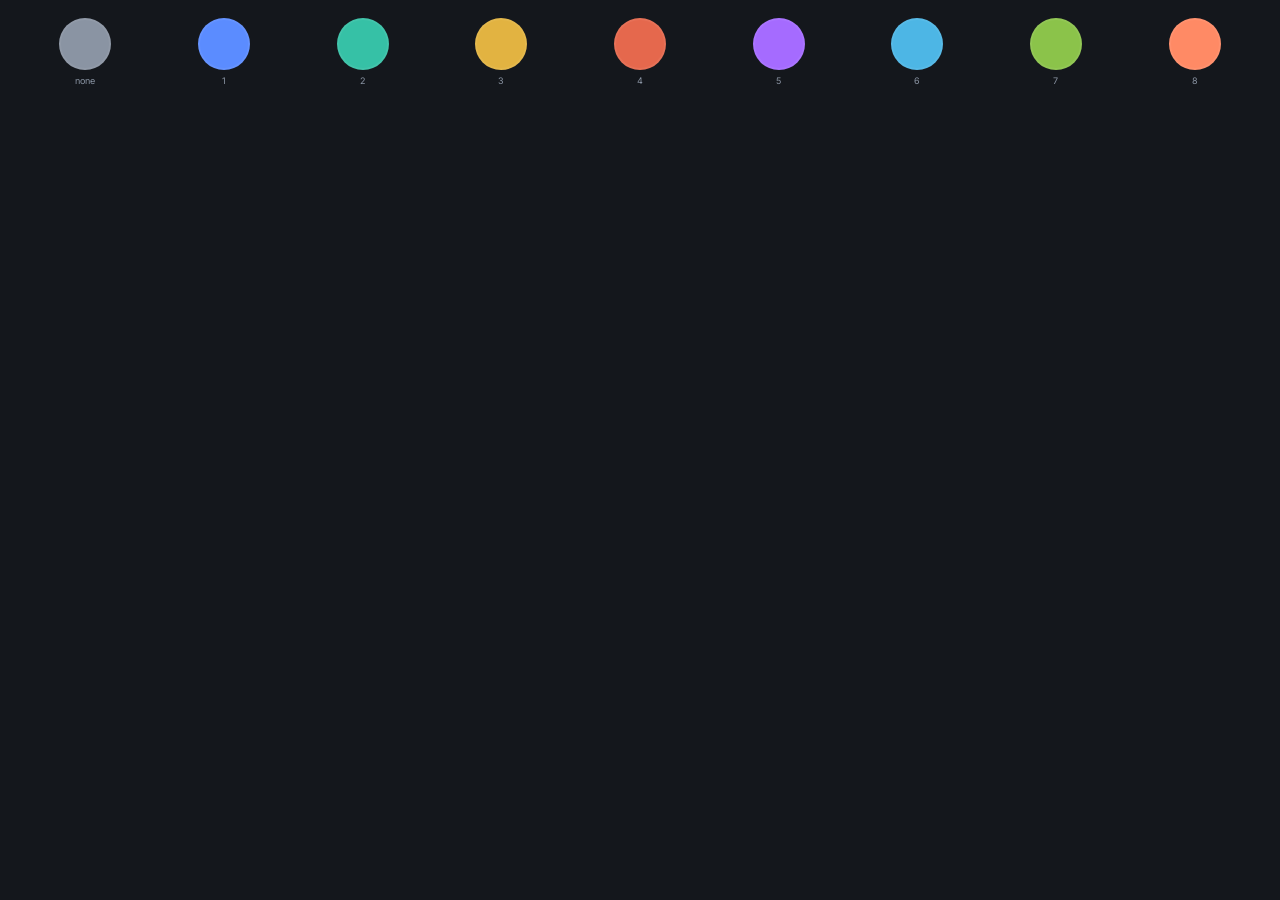
<file: design-system/preview/colors-buckets.html>
<!DOCTYPE html>
<html lang="en">
<head>
<meta charset="utf-8">
<link rel="stylesheet" href="../colors_and_type.css">
<style>
  html,body{margin:0;background:var(--bg);font-family:var(--font-sans);}
  .wrap{padding:18px 20px;}
  .row{display:grid;grid-template-columns:repeat(9,1fr);gap:8px;}
  .b{display:flex;flex-direction:column;align-items:center;gap:6px;}
  .dot{width:100%;aspect-ratio:1;border-radius:50%;max-width:48px;border:2px solid rgba(255,255,255,.06);}
  .n{font:var(--t-readout);color:var(--fg-dim);}
</style>
</head>
<body>
<div class="wrap">
  <div class="row">
    <div class="b"><div class="dot" style="background:var(--bucket-0)"></div><div class="n">none</div></div>
    <div class="b"><div class="dot" style="background:var(--bucket-1)"></div><div class="n">1</div></div>
    <div class="b"><div class="dot" style="background:var(--bucket-2)"></div><div class="n">2</div></div>
    <div class="b"><div class="dot" style="background:var(--bucket-3)"></div><div class="n">3</div></div>
    <div class="b"><div class="dot" style="background:var(--bucket-4)"></div><div class="n">4</div></div>
    <div class="b"><div class="dot" style="background:var(--bucket-5)"></div><div class="n">5</div></div>
    <div class="b"><div class="dot" style="background:var(--bucket-6)"></div><div class="n">6</div></div>
    <div class="b"><div class="dot" style="background:var(--bucket-7)"></div><div class="n">7</div></div>
    <div class="b"><div class="dot" style="background:var(--bucket-8)"></div><div class="n">8</div></div>
  </div>
</div>
</body>
</html>
</file>
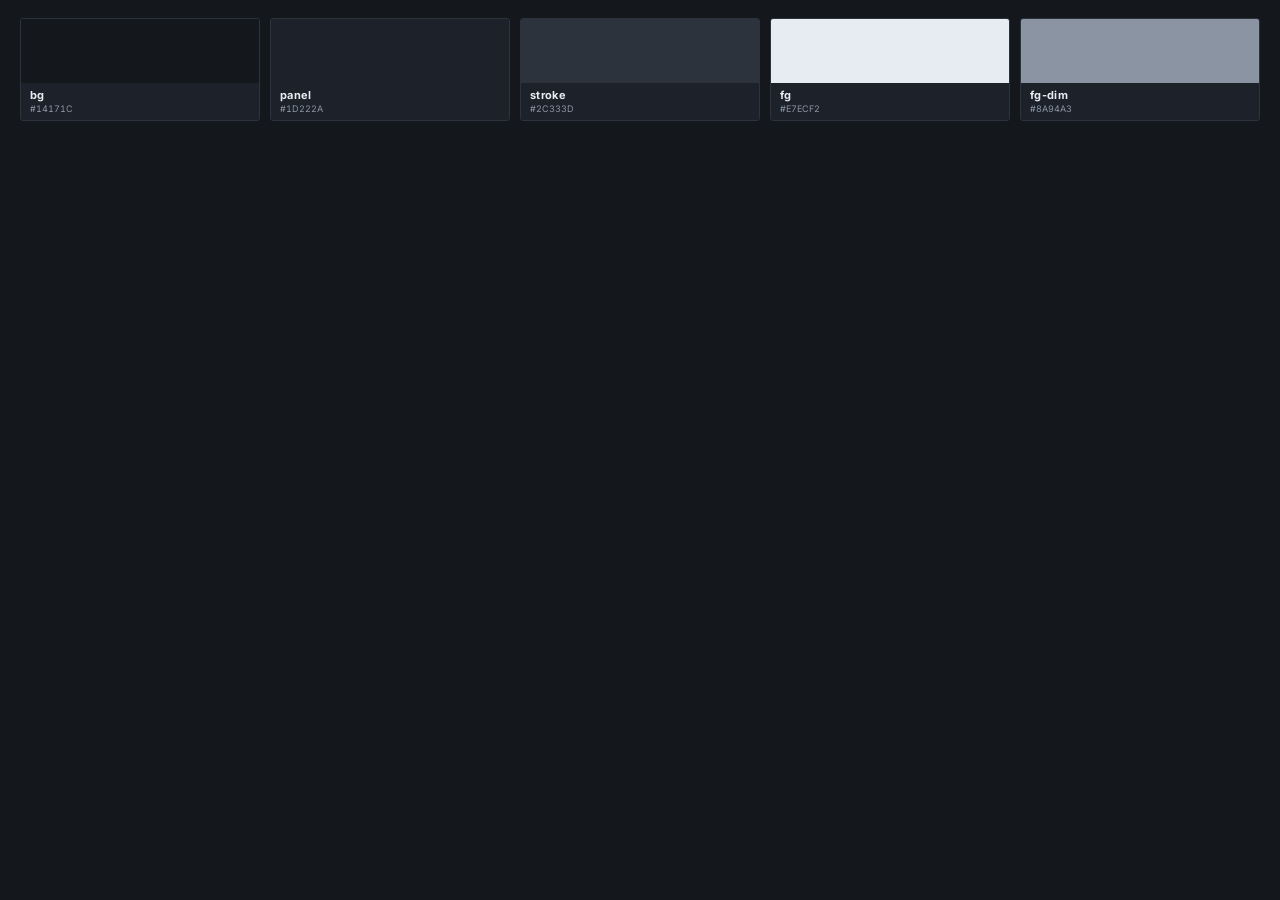
<file: design-system/preview/colors-core.html>
<!DOCTYPE html>
<html lang="en">
<head>
<meta charset="utf-8">
<link rel="stylesheet" href="../colors_and_type.css">
<style>
  html,body{margin:0;background:var(--bg);font-family:var(--font-sans);}
  .wrap{padding:18px 20px;}
  .row{display:grid;grid-template-columns:repeat(5,1fr);gap:10px;}
  .sw{border-radius:var(--r-cap);overflow:hidden;border:var(--hairline);}
  .chip{height:64px;}
  .meta{padding:7px 9px;background:var(--panel);}
  .name{font:var(--t-label);color:var(--fg);letter-spacing:.03em;text-transform:none;}
  .hex{font:var(--t-readout);color:var(--fg-dim);margin-top:3px;font-variant-numeric:tabular-nums;}
</style>
</head>
<body>
<div class="wrap">
  <div class="row">
    <div class="sw"><div class="chip" style="background:var(--bg)"></div><div class="meta"><div class="name">bg</div><div class="hex">#14171C</div></div></div>
    <div class="sw"><div class="chip" style="background:var(--panel)"></div><div class="meta"><div class="name">panel</div><div class="hex">#1D222A</div></div></div>
    <div class="sw"><div class="chip" style="background:var(--stroke)"></div><div class="meta"><div class="name">stroke</div><div class="hex">#2C333D</div></div></div>
    <div class="sw"><div class="chip" style="background:var(--fg)"></div><div class="meta"><div class="name">fg</div><div class="hex">#E7ECF2</div></div></div>
    <div class="sw"><div class="chip" style="background:var(--fg-dim)"></div><div class="meta"><div class="name">fg-dim</div><div class="hex">#8A94A3</div></div></div>
  </div>
</div>
</body>
</html>
</file>
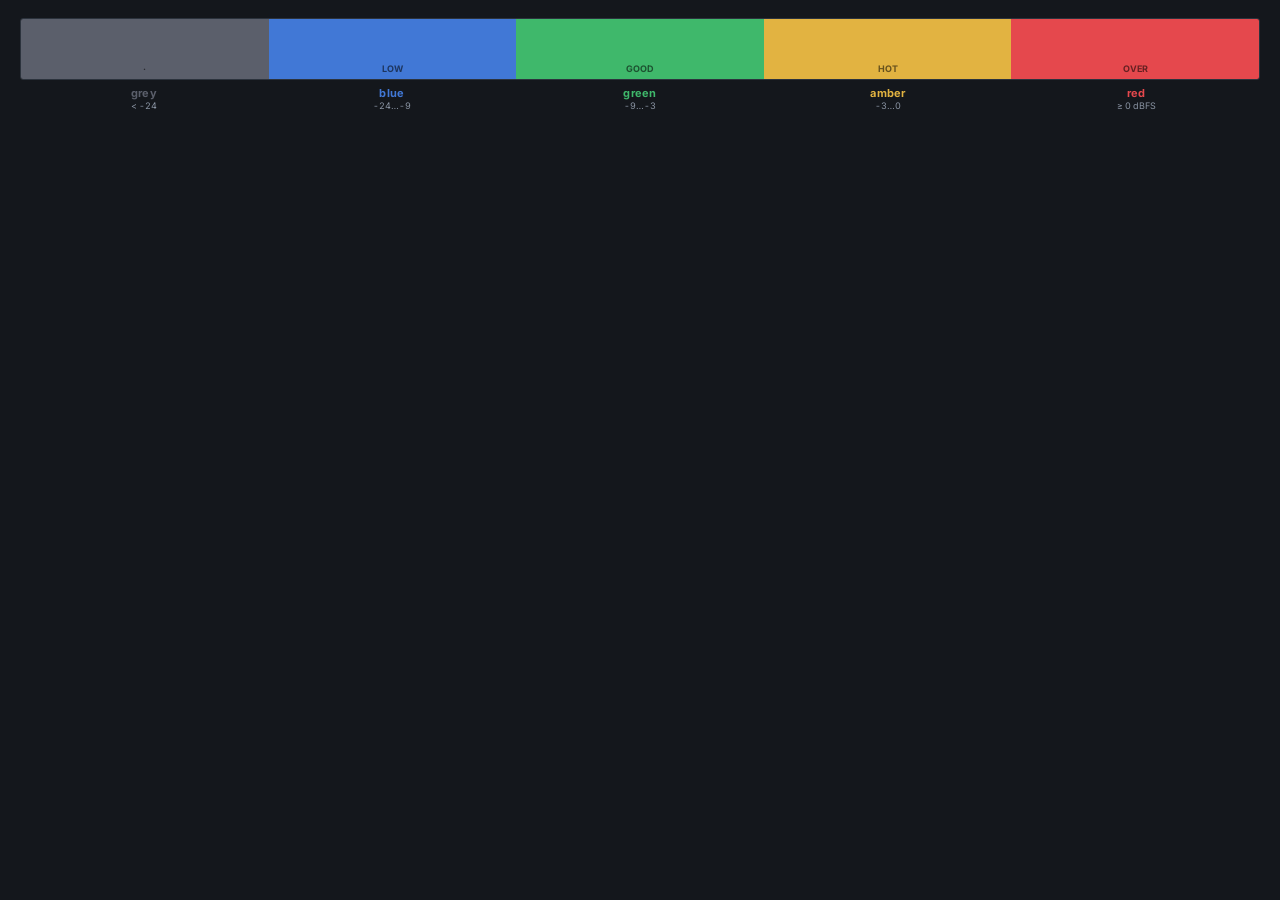
<file: design-system/preview/colors-health-wash.html>
<!DOCTYPE html>
<html lang="en">
<head>
<meta charset="utf-8">
<link rel="stylesheet" href="../colors_and_type.css">
<style>
  html,body{margin:0;background:var(--bg);font-family:var(--font-sans);}
  .wrap{padding:18px 20px;}
  .scale{display:flex;border-radius:var(--r-cap);overflow:hidden;border:var(--hairline);}
  .seg{flex:1;height:54px;display:flex;align-items:flex-end;justify-content:center;padding-bottom:6px;}
  .seg span{font:var(--t-readout);color:rgba(0,0,0,.55);font-weight:700;font-variant-numeric:tabular-nums;}
  .labels{display:flex;margin-top:8px;}
  .lab{flex:1;text-align:center;}
  .lab .t{font:var(--t-label);letter-spacing:.03em;text-transform:none;}
  .lab .r{font:var(--t-readout);color:var(--fg-dim);margin-top:2px;font-variant-numeric:tabular-nums;}
</style>
</head>
<body>
<div class="wrap">
  <div class="scale">
    <div class="seg" style="background:var(--health-grey)"><span>·</span></div>
    <div class="seg" style="background:var(--health-blue)"><span>LOW</span></div>
    <div class="seg" style="background:var(--health-green)"><span>GOOD</span></div>
    <div class="seg" style="background:var(--health-amber)"><span>HOT</span></div>
    <div class="seg" style="background:var(--health-red)"><span>OVER</span></div>
  </div>
  <div class="labels">
    <div class="lab"><div class="t" style="color:var(--health-grey)">grey</div><div class="r">&lt; -24</div></div>
    <div class="lab"><div class="t" style="color:var(--health-blue)">blue</div><div class="r">-24…-9</div></div>
    <div class="lab"><div class="t" style="color:var(--health-green)">green</div><div class="r">-9…-3</div></div>
    <div class="lab"><div class="t" style="color:var(--health-amber)">amber</div><div class="r">-3…0</div></div>
    <div class="lab"><div class="t" style="color:var(--health-red)">red</div><div class="r">≥ 0 dBFS</div></div>
  </div>
</div>
</body>
</html>
</file>
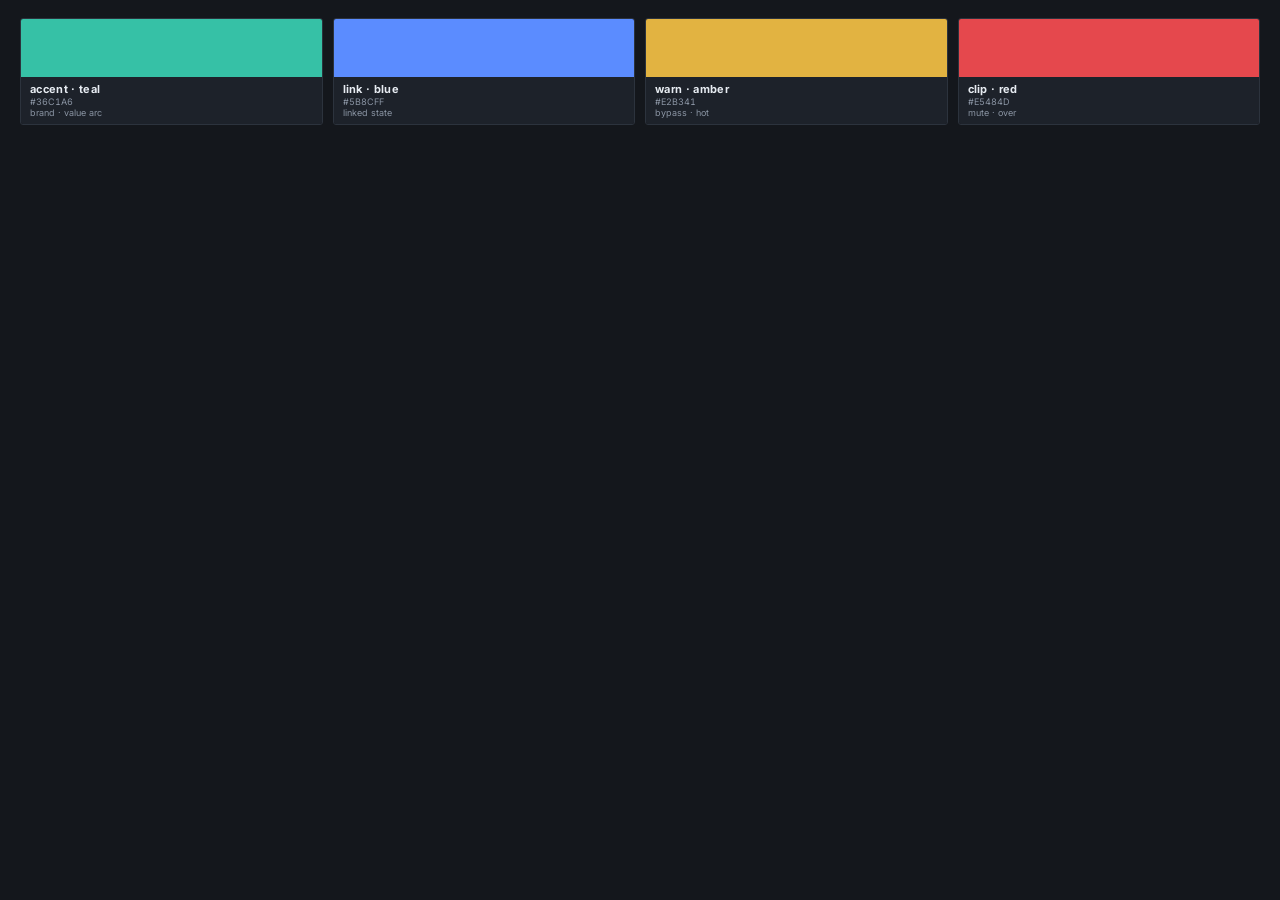
<file: design-system/preview/colors-state.html>
<!DOCTYPE html>
<html lang="en">
<head>
<meta charset="utf-8">
<link rel="stylesheet" href="../colors_and_type.css">
<style>
  html,body{margin:0;background:var(--bg);font-family:var(--font-sans);}
  .wrap{padding:18px 20px;}
  .row{display:grid;grid-template-columns:repeat(4,1fr);gap:10px;}
  .sw{border-radius:var(--r-cap);overflow:hidden;border:var(--hairline);}
  .chip{height:58px;}
  .meta{padding:7px 9px;background:var(--panel);}
  .name{font:var(--t-label);color:var(--fg);letter-spacing:.03em;text-transform:none;}
  .hex{font:var(--t-readout);color:var(--fg-dim);margin-top:2px;font-variant-numeric:tabular-nums;}
  .use{font:var(--t-readout);color:var(--fg-dim);margin-top:2px;}
</style>
</head>
<body>
<div class="wrap">
  <div class="row">
    <div class="sw"><div class="chip" style="background:var(--accent)"></div><div class="meta"><div class="name">accent · teal</div><div class="hex">#36C1A6</div><div class="use">brand · value arc</div></div></div>
    <div class="sw"><div class="chip" style="background:var(--link)"></div><div class="meta"><div class="name">link · blue</div><div class="hex">#5B8CFF</div><div class="use">linked state</div></div></div>
    <div class="sw"><div class="chip" style="background:var(--warn)"></div><div class="meta"><div class="name">warn · amber</div><div class="hex">#E2B341</div><div class="use">bypass · hot</div></div></div>
    <div class="sw"><div class="chip" style="background:var(--clip)"></div><div class="meta"><div class="name">clip · red</div><div class="hex">#E5484D</div><div class="use">mute · over</div></div></div>
  </div>
</div>
</body>
</html>
</file>
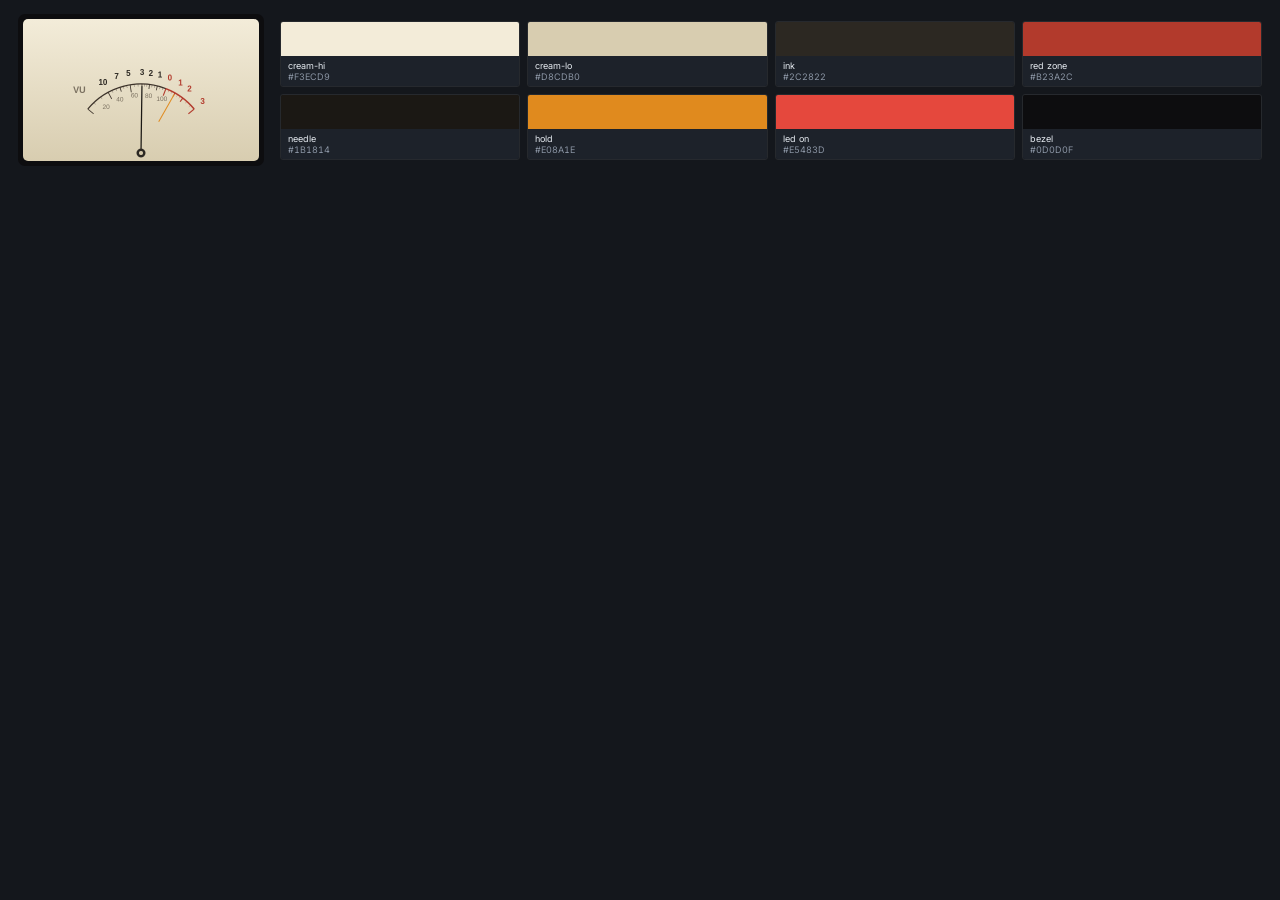
<file: design-system/preview/colors-vu-face.html>
<!DOCTYPE html>
<html lang="en">
<head>
<meta charset="utf-8">
<link rel="stylesheet" href="../colors_and_type.css">
<style>
  html,body{margin:0;background:var(--bg);font-family:var(--font-sans);}
  .wrap{padding:14px 18px;display:flex;align-items:center;gap:16px;}
  .dial{width:246px;height:152px;border-radius:var(--r-vu);background:var(--vu-bezel);padding:5px;box-sizing:border-box;flex-shrink:0;}
  .face{width:100%;height:100%;border-radius:5px;background:linear-gradient(var(--vu-cream-hi),var(--vu-cream-lo));}
  .row{display:grid;grid-template-columns:repeat(4,1fr);gap:7px;flex:1;}
  .sw{border-radius:var(--r-cap);overflow:hidden;border:1px solid rgba(255,255,255,.08);}
  .chip{height:34px;}
  .meta{padding:5px 7px;background:var(--panel);}
  .name{font:var(--t-readout);color:var(--fg);}
  .hex{font:var(--t-readout);color:var(--fg-dim);margin-top:2px;font-variant-numeric:tabular-nums;}
</style>
</head>
<body>
<div class="wrap">
  <div class="dial"><div class="face">
    <!-- canvas is 2× the face display size for crisp rendering -->
    <canvas id="c" width="472" height="284" style="width:100%;height:100%"></canvas>
  </div></div>
  <div class="row">
    <div class="sw"><div class="chip" style="background:var(--vu-cream-hi)"></div><div class="meta"><div class="name">cream-hi</div><div class="hex">#F3ECD9</div></div></div>
    <div class="sw"><div class="chip" style="background:var(--vu-cream-lo)"></div><div class="meta"><div class="name">cream-lo</div><div class="hex">#D8CDB0</div></div></div>
    <div class="sw"><div class="chip" style="background:var(--vu-ink)"></div><div class="meta"><div class="name">ink</div><div class="hex">#2C2822</div></div></div>
    <div class="sw"><div class="chip" style="background:var(--vu-red)"></div><div class="meta"><div class="name">red zone</div><div class="hex">#B23A2C</div></div></div>
    <div class="sw"><div class="chip" style="background:var(--vu-needle-k)"></div><div class="meta"><div class="name">needle</div><div class="hex">#1B1814</div></div></div>
    <div class="sw"><div class="chip" style="background:var(--vu-hold)"></div><div class="meta"><div class="name">hold</div><div class="hex">#E08A1E</div></div></div>
    <div class="sw"><div class="chip" style="background:var(--vu-led-on)"></div><div class="meta"><div class="name">led on</div><div class="hex">#E5483D</div></div></div>
    <div class="sw"><div class="chip" style="background:var(--vu-bezel)"></div><div class="meta"><div class="name">bezel</div><div class="hex">#0D0D0F</div></div></div>
  </div>
</div>
<script>
const c = document.getElementById('c');
const x = c.getContext('2d');
const W = c.width, H = c.height;
const cx = W / 2;
const cy = Math.round(H * 0.945);   // pivot near bottom
const R  = 138;                      // arc radius

// Sweep: A0 = left end, A1 = right end (offset from 12-o'clock / -π/2)
const A0 = -0.88, A1 = 0.88;
const ang = t => A0 + t * (A1 - A0);

// ── VU scale ── non-linear arc positions (t: 0→1, matching real IEC VU scale)
const vuScale = [
  { v:-20, t:0.000 }, { v:-10, t:0.218 }, { v: -7, t:0.324 },
  { v: -5, t:0.410 }, { v: -3, t:0.508 }, { v: -2, t:0.570 },
  { v: -1, t:0.636 }, { v:  0, t:0.710 },
  { v: +1, t:0.793 }, { v: +2, t:0.870 }, { v: +3, t:1.000 },
];
// ── % scale ── amplitude-linear (100 % = 0 VU)
// positions: 20 %→-14 VU, 40 %→-8 VU, 60 %→-4.4 VU, 80 %→-1.9 VU, 100 %→0 VU
const pctScale = [
  { p:  20, t:0.130 }, { p:  40, t:0.286 },
  { p:  60, t:0.435 }, { p:  80, t:0.575 }, { p: 100, t:0.710 },
];
const T0 = 0.710; // t at 0 VU — start of red zone

// ── Arcs ──────────────────────────────────────────────────────────────────
x.lineWidth = 2.5; x.strokeStyle = '#3a3028';
x.beginPath(); x.arc(cx,cy,R, -Math.PI/2+A0, -Math.PI/2+ang(T0)); x.stroke();
x.lineWidth = 3;  x.strokeStyle = '#b23a2c';
x.beginPath(); x.arc(cx,cy,R, -Math.PI/2+ang(T0), -Math.PI/2+A1); x.stroke();

// ── Major ticks ───────────────────────────────────────────────────────────
const majorSet = new Set([-20, -10, -5, 0, 3]);
vuScale.forEach(m => {
  const a   = -Math.PI/2 + ang(m.t);
  const red = m.v >= 0;
  const len = majorSet.has(m.v) ? 15 : 9;
  x.strokeStyle = red ? '#b23a2c' : '#3a3028';
  x.lineWidth   = red ? 2.2 : 1.6;
  x.beginPath();
  x.moveTo(cx + Math.cos(a)*R,       cy + Math.sin(a)*R);
  x.lineTo(cx + Math.cos(a)*(R-len), cy + Math.sin(a)*(R-len));
  x.stroke();
});

// ── Minor ticks (3 subdivisions between each major mark) ─────────────────
for (let i = 0; i < vuScale.length - 1; i++) {
  const t1 = vuScale[i].t, t2 = vuScale[i+1].t;
  const n  = 3;
  for (let j = 1; j < n; j++) {
    const t   = t1 + j*(t2-t1)/n;
    const a   = -Math.PI/2 + ang(t);
    const red = t >= T0;
    x.strokeStyle = red ? 'rgba(178,58,44,0.6)' : 'rgba(58,48,40,0.6)';
    x.lineWidth   = 1;
    x.beginPath();
    x.moveTo(cx + Math.cos(a)*R,     cy + Math.sin(a)*R);
    x.lineTo(cx + Math.cos(a)*(R-5), cy + Math.sin(a)*(R-5));
    x.stroke();
  }
}

// ── VU numbers — OUTSIDE arc, no minus sign (classic analog convention) ──
// Skip -20: it's at the extreme left where "VU" label lives; a tick alone is standard.
x.textAlign    = 'center';
x.textBaseline = 'middle';
x.font = '700 16px Inter, sans-serif';
vuScale.forEach(m => {
  if (m.v === -20) return;      // tick only at far-left end
  const a   = -Math.PI/2 + ang(m.t);
  const rr  = R + 22;
  const red = m.v >= 0;
  x.fillStyle = red ? '#b23a2c' : '#2c2822';
  x.fillText(String(Math.abs(m.v)), cx + Math.cos(a)*rr, cy + Math.sin(a)*rr);
});

// ── % numbers — INSIDE arc, between arc and pivot ─────────────────────────
x.font      = '400 13px Inter, sans-serif';
x.fillStyle = '#7a7060';
pctScale.forEach(m => {
  const a  = -Math.PI/2 + ang(m.t);
  const rr = R - 23;
  x.fillText(String(m.p), cx + Math.cos(a)*rr, cy + Math.sin(a)*rr);
});

// ── "VU" label — sits just above the -20 tick at the far-left end ────────
// Positioned above the arc so it doesn't collide with any number.
const vuEndA = -Math.PI/2 + ang(0); // angle of the -20 end
x.textAlign    = 'center';
x.textBaseline = 'bottom';
x.font      = '700 18px Inter, sans-serif';
x.fillStyle = '#7a7060';
x.fillText('VU',
  cx + Math.cos(vuEndA) * (R + 22),
  cy + Math.sin(vuEndA) * (R + 22) - 14
);

// ── Needle (showing −3 VU) ────────────────────────────────────────────────
const needleIdx = vuScale.findIndex(m => m.v === -3);
const na = -Math.PI/2 + ang(vuScale[needleIdx].t);
x.strokeStyle = '#1b1814'; x.lineWidth = 2.5;
x.beginPath();
x.moveTo(cx, cy);
x.lineTo(cx + Math.cos(na)*R*0.97, cy + Math.sin(na)*R*0.97);
x.stroke();

// ── Peak-hold needle (orange, +1 VU) ─────────────────────────────────────
const holdIdx = vuScale.findIndex(m => m.v === 1);
const ha = -Math.PI/2 + ang(vuScale[holdIdx].t);
x.strokeStyle = '#e08a1e'; x.lineWidth = 2;
x.beginPath();
x.moveTo(cx + Math.cos(ha)*R*0.52, cy + Math.sin(ha)*R*0.52);
x.lineTo(cx + Math.cos(ha)*(R-3),  cy + Math.sin(ha)*(R-3));
x.stroke();

// ── Pivot hub ─────────────────────────────────────────────────────────────
x.fillStyle = '#2c2822'; x.beginPath(); x.arc(cx,cy,9,0,Math.PI*2); x.fill();
x.fillStyle = '#d4c8aa'; x.beginPath(); x.arc(cx,cy,4,0,Math.PI*2); x.fill();
</script>
</body>
</html>
</file>
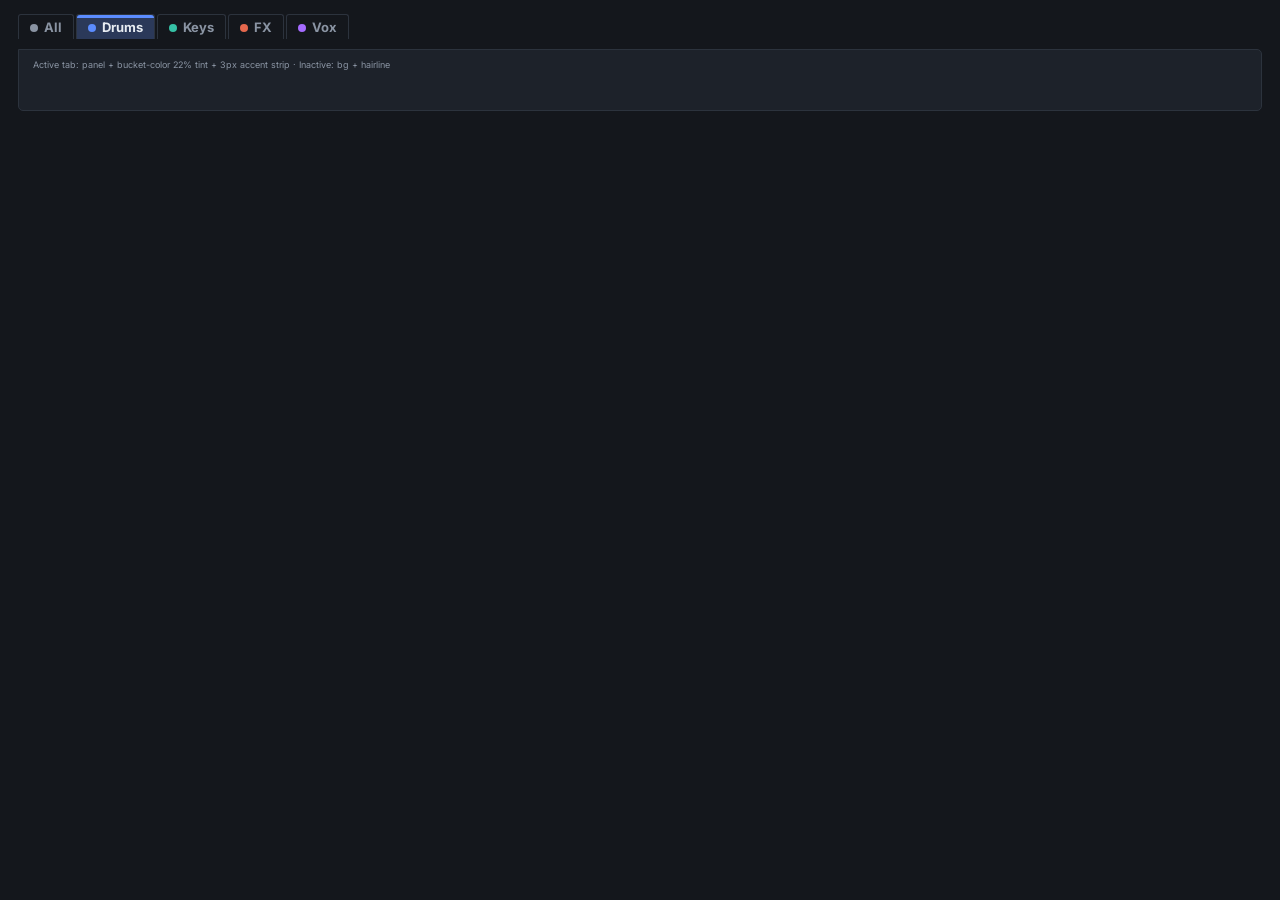
<file: design-system/preview/comp-bucket-tabs.html>
<!DOCTYPE html>
<html lang="en">
<head>
<meta charset="utf-8">
<link rel="stylesheet" href="../colors_and_type.css">
<style>
  html,body{margin:0;background:var(--bg);font-family:var(--font-sans);}
  .wrap{padding:14px 18px;display:flex;flex-direction:column;gap:10px;}
  .tabs{display:flex;gap:2px;}
  .tab{
    display:flex;align-items:center;gap:6px;padding:6px 11px 5px;
    border-radius:3px 3px 0 0;border:var(--hairline);border-bottom:none;
    cursor:default;font:700 13px/1 var(--font-sans);color:var(--fg-dim);
    background:var(--bg);position:relative;
  }
  .tab.active{background:var(--panel);color:var(--fg);}
  .tab.active::before{
    content:'';position:absolute;top:0;left:0;right:0;height:3px;border-radius:3px 3px 0 0;
    background:var(--bucket-color,var(--accent));
  }
  .tab.active{background:color-mix(in srgb, var(--bucket-color,var(--accent)) 22%, var(--panel));}
  .dot{width:8px;height:8px;border-radius:50%;background:var(--bucket-color,var(--bucket-0));flex-shrink:0;}
  .body{background:var(--panel);border-radius:0 5px 5px 5px;border:var(--hairline);padding:10px 14px;min-height:40px;}
  .note{font:var(--t-readout);color:var(--fg-dim);}
</style>
</head>
<body>
<div class="wrap">
  <div class="tabs">
    <div class="tab" style="--bucket-color:var(--bucket-0)"><div class="dot"></div>All</div>
    <div class="tab active" style="--bucket-color:var(--bucket-1)"><div class="dot"></div>Drums</div>
    <div class="tab" style="--bucket-color:var(--bucket-2)"><div class="dot"></div>Keys</div>
    <div class="tab" style="--bucket-color:var(--bucket-4)"><div class="dot"></div>FX</div>
    <div class="tab" style="--bucket-color:var(--bucket-5)"><div class="dot"></div>Vox</div>
  </div>
  <div class="body">
    <div class="note">Active tab: panel + bucket-color 22% tint + 3px accent strip · Inactive: bg + hairline</div>
  </div>
</div>
</body>
</html>
</file>
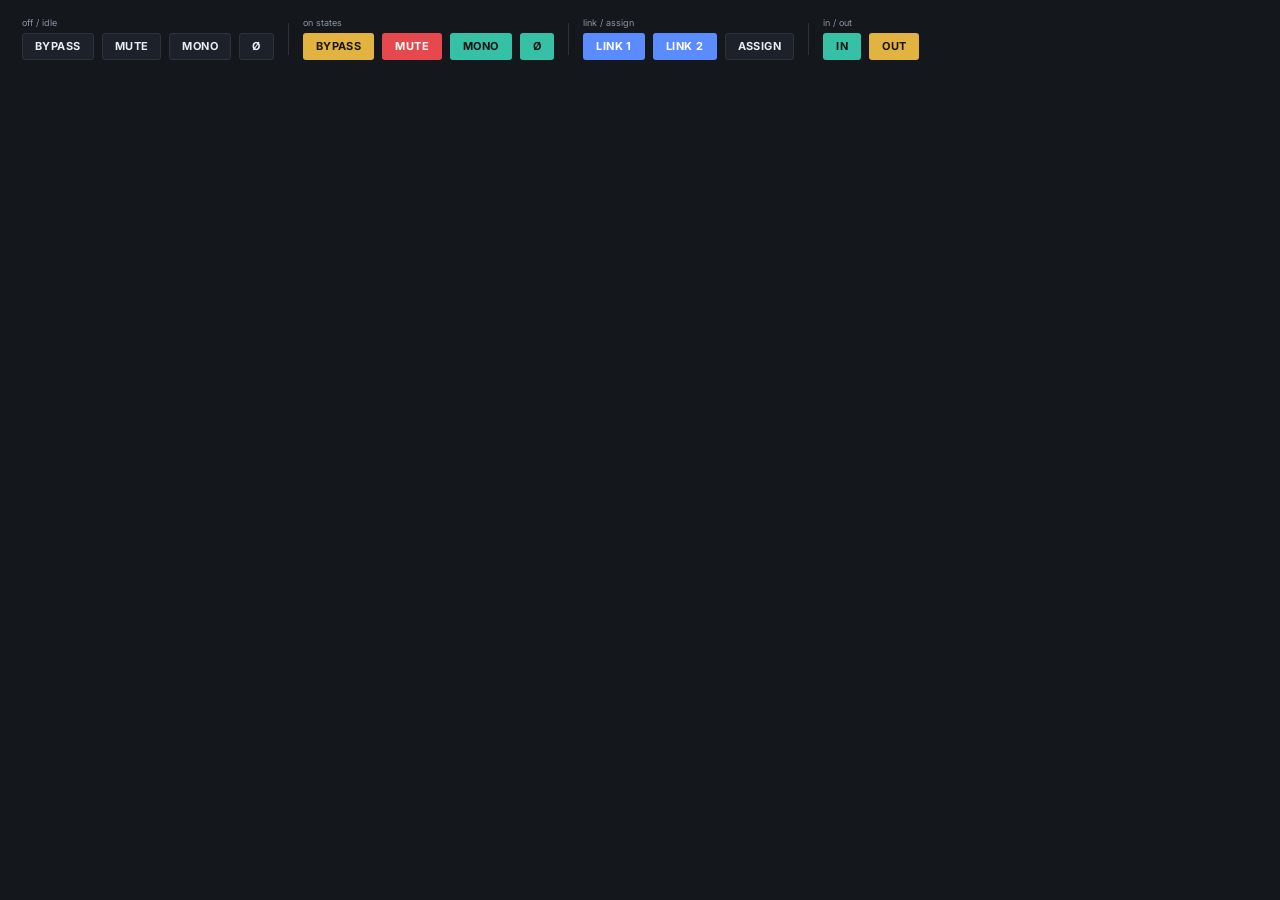
<file: design-system/preview/comp-buttons.html>
<!DOCTYPE html>
<html lang="en">
<head>
<meta charset="utf-8">
<link rel="stylesheet" href="../colors_and_type.css">
<style>
  html,body{margin:0;background:var(--bg);font-family:var(--font-sans);}
  .wrap{padding:18px 22px;display:flex;flex-wrap:wrap;gap:10px;align-items:flex-start;}
  button{font:var(--t-label);letter-spacing:.04em;text-transform:uppercase;
    border-radius:var(--r-cap);padding:7px 12px;cursor:default;border:var(--hairline);}
  /* states */
  .off{color:var(--fg);background:var(--panel);}
  .off:hover{background:#232a33;}
  .on {color:#11140f;background:var(--accent);border-color:transparent;}
  .bypass{color:#1a160a;background:var(--warn);border-color:transparent;}
  .mute{color:#fff;background:var(--clip);border-color:transparent;}
  .link{color:#fff;background:var(--link);border-color:transparent;}
  .sep{width:1px;height:32px;background:var(--stroke);margin:0 4px;align-self:center;}
  .grp{display:flex;flex-direction:column;gap:4px;align-items:flex-start;}
  .glabel{font:var(--t-readout);color:var(--fg-dim);margin-bottom:2px;}
  .row{display:flex;gap:8px;flex-wrap:wrap;}
</style>
</head>
<body>
<div class="wrap">
  <div class="grp">
    <div class="glabel">off / idle</div>
    <div class="row">
      <button class="off">BYPASS</button>
      <button class="off">MUTE</button>
      <button class="off">MONO</button>
      <button class="off">Ø</button>
    </div>
  </div>
  <div class="sep"></div>
  <div class="grp">
    <div class="glabel">on states</div>
    <div class="row">
      <button class="bypass">BYPASS</button>
      <button class="mute">MUTE</button>
      <button class="on">MONO</button>
      <button class="on">Ø</button>
    </div>
  </div>
  <div class="sep"></div>
  <div class="grp">
    <div class="glabel">link / assign</div>
    <div class="row">
      <button class="link">LINK 1</button>
      <button class="link">LINK 2</button>
      <button class="off">ASSIGN</button>
    </div>
  </div>
  <div class="sep"></div>
  <div class="grp">
    <div class="glabel">in / out</div>
    <div class="row">
      <button class="on">IN</button>
      <button class="bypass">OUT</button>
    </div>
  </div>
</div>
</body>
</html>
</file>
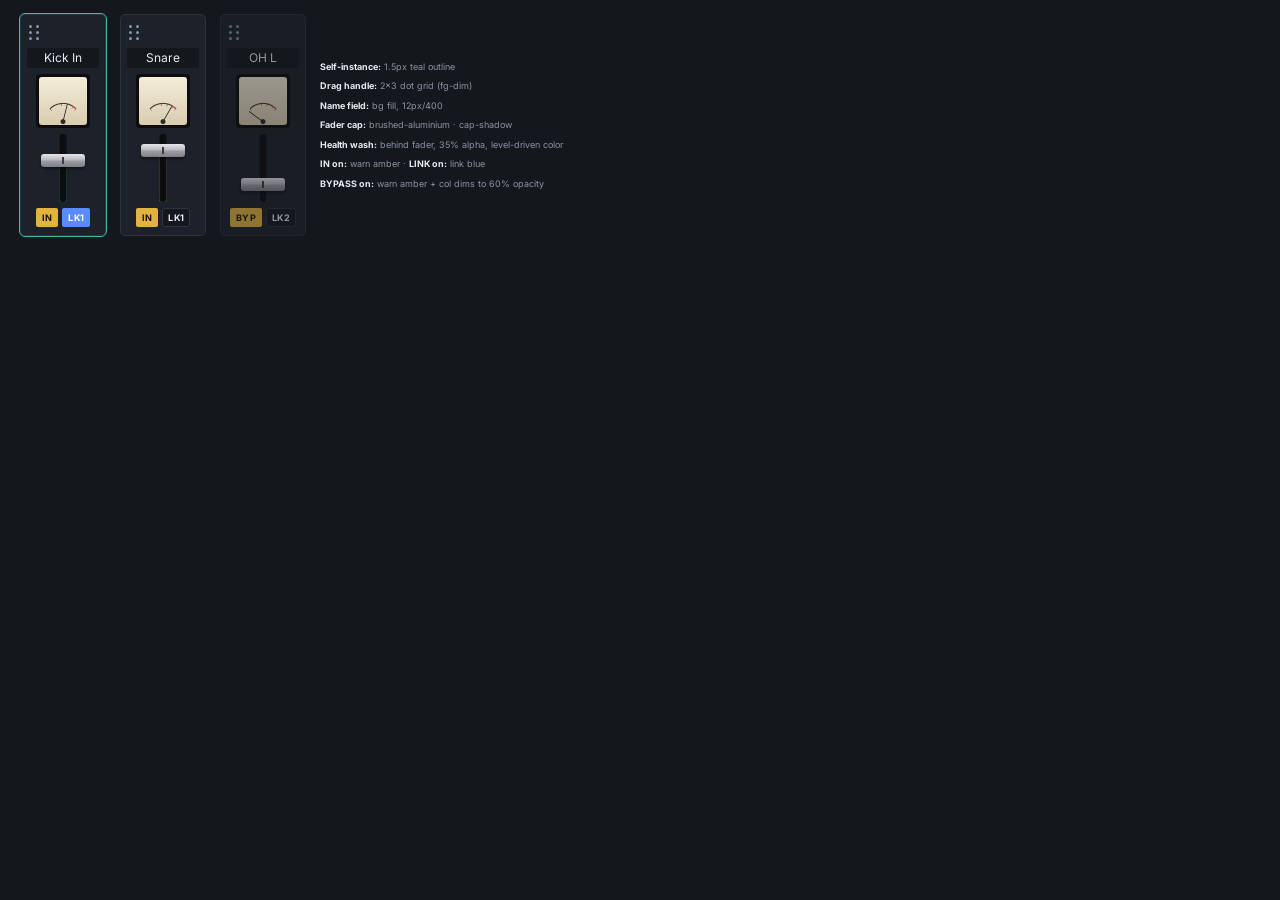
<file: design-system/preview/comp-channel-column.html>
<!DOCTYPE html>
<html lang="en">
<head>
<meta charset="utf-8">
<link rel="stylesheet" href="../colors_and_type.css">
<style>
  html,body{margin:0;background:var(--bg);font-family:var(--font-sans);}
  .wrap{padding:14px 20px;display:flex;gap:14px;align-items:stretch;}
  /* channel column */
  .col{
    width:72px;background:var(--panel);border-radius:var(--r-column);
    border:var(--hairline);padding:8px 6px;display:flex;flex-direction:column;
    align-items:center;gap:6px;position:relative;
  }
  .col.self{outline:1.5px solid var(--accent);}
  .drag-handle{display:grid;grid-template-columns:repeat(2,4px);gap:3px;padding:2px;cursor:grab;align-self:flex-start;}
  .drag-handle span{width:3px;height:3px;border-radius:50%;background:var(--fg-dim);}
  .name{font:400 12px/1.2 var(--font-sans);color:var(--fg);text-align:center;max-width:100%;
    background:var(--bg);border-radius:3px;padding:3px 5px;width:100%;box-sizing:border-box;text-align:center;}
  /* mini VU */
  .vu-mini{width:54px;height:54px;border-radius:4px;background:var(--vu-bezel);padding:3px;box-sizing:border-box;}
  .vu-face{width:100%;height:100%;border-radius:3px;background:linear-gradient(var(--vu-cream-hi),var(--vu-cream-lo));position:relative;}
  /* fader */
  .fader-wrap{position:relative;width:44px;height:68px;}
  .health{position:absolute;left:50%;transform:translateX(-50%);bottom:0;width:8px;border-radius:2px;opacity:.35;}
  .groove{position:absolute;left:50%;transform:translateX(-50%);top:0;bottom:0;width:7px;background:#0d0d0f;border-radius:3px;}
  .fcap{position:absolute;left:0;right:0;height:13px;border-radius:3px;box-shadow:var(--cap-shadow);
    background:linear-gradient(to bottom,var(--metal-0),var(--metal-2) 48%,var(--metal-3) 52%,var(--metal-5));}
  .fcap::after{content:'';position:absolute;left:50%;top:3px;bottom:3px;width:2px;transform:translateX(-50%);background:var(--metal-groove);}
  .btnrow{display:flex;gap:4px;}
  .btn{font:700 9px/1 var(--font-sans);letter-spacing:.04em;text-transform:uppercase;
    padding:4px 5px;border-radius:2px;border:1px solid var(--stroke);
    color:var(--fg);background:var(--bg);}
  .btn.on-in{color:#11140f;background:var(--warn);border-color:transparent;}
  .btn.on-link{color:#fff;background:var(--link);border-color:transparent;}
  /* specs column */
  .spec{flex:1;display:flex;flex-direction:column;gap:6px;justify-content:center;}
  .si{font:var(--t-readout);color:var(--fg-dim);line-height:1.5;}
  .si b{color:var(--fg);}
</style>
</head>
<body>
<div class="wrap">
  <!-- self-instance column -->
  <div class="col self">
    <div class="drag-handle"><span></span><span></span><span></span><span></span><span></span><span></span></div>
    <div class="name">Kick In</div>
    <div class="vu-mini"><div class="vu-face"><canvas id="vu1" width="96" height="96" style="width:100%;height:100%"></canvas></div></div>
    <div class="fader-wrap">
      <div class="health" style="background:var(--health-green);height:65%"></div>
      <div class="groove"></div>
      <div class="fcap" style="top:20px"></div>
    </div>
    <div class="btnrow"><div class="btn on-in">IN</div><div class="btn on-link">LK1</div></div>
  </div>

  <!-- peer column -->
  <div class="col">
    <div class="drag-handle"><span></span><span></span><span></span><span></span><span></span><span></span></div>
    <div class="name">Snare</div>
    <div class="vu-mini"><div class="vu-face"><canvas id="vu2" width="96" height="96" style="width:100%;height:100%"></canvas></div></div>
    <div class="fader-wrap">
      <div class="health" style="background:var(--health-amber);height:78%"></div>
      <div class="groove"></div>
      <div class="fcap" style="top:10px"></div>
    </div>
    <div class="btnrow"><div class="btn on-in">IN</div><div class="btn">LK1</div></div>
  </div>

  <!-- bypassed column -->
  <div class="col" style="opacity:.6">
    <div class="drag-handle"><span></span><span></span><span></span><span></span><span></span><span></span></div>
    <div class="name">OH L</div>
    <div class="vu-mini"><div class="vu-face"><canvas id="vu3" width="96" height="96" style="width:100%;height:100%"></canvas></div></div>
    <div class="fader-wrap">
      <div class="health" style="background:var(--health-grey);height:20%"></div>
      <div class="groove"></div>
      <div class="fcap" style="top:44px"></div>
    </div>
    <div class="btnrow"><div class="btn" style="color:#1a160a;background:var(--warn);border-color:transparent">BYP</div><div class="btn">LK2</div></div>
  </div>

  <div class="spec">
    <div class="si"><b>Self-instance:</b> 1.5px teal outline</div>
    <div class="si"><b>Drag handle:</b> 2×3 dot grid (fg-dim)</div>
    <div class="si"><b>Name field:</b> bg fill, 12px/400</div>
    <div class="si"><b>Fader cap:</b> brushed-aluminium · cap-shadow</div>
    <div class="si"><b>Health wash:</b> behind fader, 35% alpha, level-driven color</div>
    <div class="si"><b>IN on:</b> warn amber · <b>LINK on:</b> link blue</div>
    <div class="si"><b>BYPASS on:</b> warn amber + col dims to 60% opacity</div>
  </div>
</div>
<script>
// tiny arc for mini VU meters
function drawMiniVU(id, vuVal){
  const c=document.getElementById(id); if(!c)return;
  const x=c.getContext('2d'),W=c.width,H=c.height;
  const cx=W/2,cy=H*0.93,R=W*0.38;
  const A0=-0.80,A1=0.80;
  // VU scale t
  const T=v=>(v+20)/23;
  const t0=T(0);
  // arcs
  x.lineWidth=2;x.strokeStyle='#3a3028';
  x.beginPath();x.arc(cx,cy,R,-Math.PI/2+A0,-Math.PI/2+(A0+(A1-A0)*t0));x.stroke();
  x.lineWidth=2.5;x.strokeStyle='#b23a2c';
  x.beginPath();x.arc(cx,cy,R,-Math.PI/2+(A0+(A1-A0)*t0),-Math.PI/2+A1);x.stroke();
  // ticks
  [-20,-10,-5,0,3].forEach(v=>{
    const t=T(v),a=-Math.PI/2+A0+t*(A1-A0);
    const len=5;x.strokeStyle=v>=0?'#b23a2c':'#3a3028';x.lineWidth=1;
    x.beginPath();x.moveTo(cx+Math.cos(a)*R,cy+Math.sin(a)*R);
    x.lineTo(cx+Math.cos(a)*(R-len),cy+Math.sin(a)*(R-len));x.stroke();
  });
  // needle
  const tv=T(vuVal),na=-Math.PI/2+A0+tv*(A1-A0);
  x.strokeStyle='#1b1814';x.lineWidth=1.5;
  x.beginPath();x.moveTo(cx,cy);x.lineTo(cx+Math.cos(na)*R*0.95,cy+Math.sin(na)*R*0.95);x.stroke();
  x.fillStyle='#2c2822';x.beginPath();x.arc(cx,cy,5,0,Math.PI*2);x.fill();
}
drawMiniVU('vu1',-5);
drawMiniVU('vu2',-1);
drawMiniVU('vu3',-22);
</script>
</body>
</html>
</file>
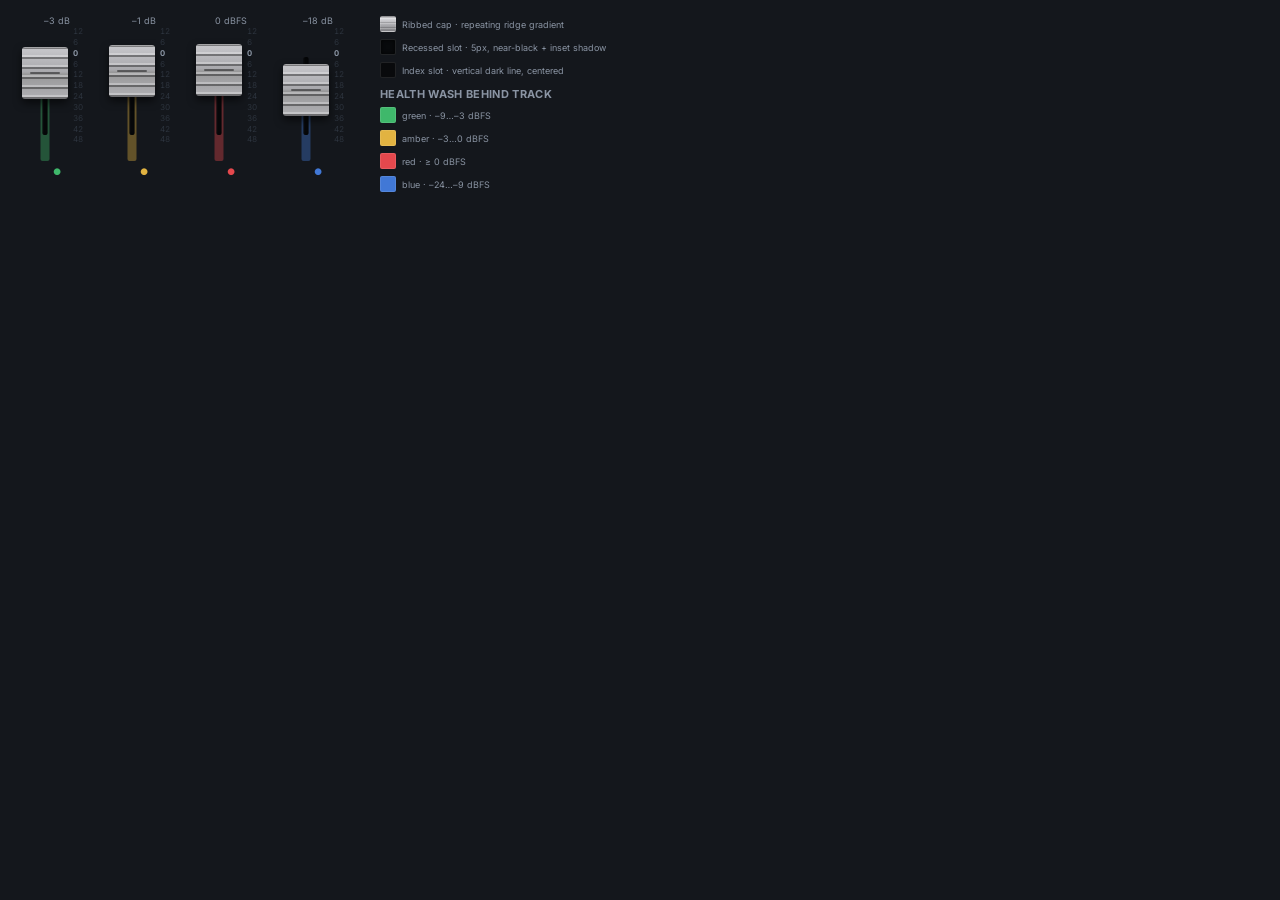
<file: design-system/preview/comp-fader.html>
<!DOCTYPE html>
<html lang="en">
<head>
<meta charset="utf-8">
<link rel="stylesheet" href="../colors_and_type.css">
<style>
  html,body{margin:0;background:var(--bg);font-family:var(--font-sans);}
  .wrap{padding:16px 22px;display:flex;gap:28px;align-items:flex-start;}
  .faders{display:flex;gap:18px;align-items:flex-end;}
  .fcol{display:flex;flex-direction:column;align-items:center;gap:6px;}
  .flabel{font:var(--t-readout);color:var(--fg-dim);}

  /* ── Fader unit ── */
  .fu{display:flex;gap:5px;align-items:flex-start;}
  .track-wrap{position:relative;width:46px;}
  .health{position:absolute;left:50%;transform:translateX(-50%);bottom:0;width:9px;border-radius:2px;opacity:.38;}
  .slot{
    position:absolute;left:50%;transform:translateX(-50%);
    width:5px;border-radius:2px;
    background:#080a0c;
    box-shadow:inset 0 0 4px rgba(0,0,0,.8),inset 1px 0 0 rgba(255,255,255,.04);
  }
  .cap{
    position:absolute;left:0;right:0;border-radius:3px;overflow:hidden;
    box-shadow:0 4px 8px rgba(0,0,0,.6),0 1px 0 rgba(255,255,255,.3) inset;
    background:
      repeating-linear-gradient(
        to bottom,
        rgba(0,0,0,.38) 0px, rgba(0,0,0,.38) 2px,
        transparent 2px, transparent 8px,
        rgba(255,255,255,.28) 8px, rgba(255,255,255,.28) 10px
      ),
      linear-gradient(to bottom, #c8c8cc, #a8a8ac 48%, #989899 52%, #b0b0b4);
  }
  .cap::after{
    content:'';position:absolute;left:50%;top:50%;
    width:30px;height:2px;transform:translate(-50%,-50%);
    background:rgba(0,0,0,.45);border-radius:1px;
  }
  .scale{position:relative;width:18px;}
  .sm{position:absolute;transform:translateY(-50%);
    font:400 8px/1 var(--font-num);color:var(--stroke);
    font-variant-numeric:tabular-nums;}
  .sm.zero{font-weight:700;color:var(--fg-dim);}

  /* spec panel */
  .spec{flex:1;display:flex;flex-direction:column;gap:7px;}
  .si{font:var(--t-readout);color:var(--fg-dim);display:flex;gap:6px;align-items:center;}
  .sw{width:14px;height:14px;border-radius:2px;border:1px solid rgba(255,255,255,.1);}
</style>
</head>
<body>
<div class="wrap">
  <div class="faders" id="faders"></div>
  <div class="spec">
    <div class="si"><div class="sw" style="background:repeating-linear-gradient(to bottom,rgba(0,0,0,.15) 0,rgba(0,0,0,.15) 1px,rgba(255,255,255,.18) 1px,rgba(255,255,255,.18) 2px,transparent 2px,transparent 5px),linear-gradient(#e2e2e6,#808084)"></div>Ribbed cap · repeating ridge gradient</div>
    <div class="si"><div class="sw" style="background:#080a0c;box-shadow:inset 0 0 4px rgba(0,0,0,.8)"></div>Recessed slot · 5px, near-black + inset shadow</div>
    <div class="si"><div class="sw" style="background:rgba(0,0,0,.55)"></div>Index slot · vertical dark line, centered</div>
    <div class="si" style="margin-top:4px;font:var(--t-label);color:var(--fg-dim);text-transform:uppercase;letter-spacing:.03em">Health wash behind track</div>
    <div class="si"><div class="sw" style="background:var(--health-green)"></div>green · –9…–3 dBFS</div>
    <div class="si"><div class="sw" style="background:var(--health-amber)"></div>amber · –3…0 dBFS</div>
    <div class="si"><div class="sw" style="background:var(--health-red)"></div>red · ≥ 0 dBFS</div>
    <div class="si"><div class="sw" style="background:var(--health-blue)"></div>blue · –24…–9 dBFS</div>
  </div>
</div>
<script>
// Render fader instances via JS
const configs=[
  {label:'–3 dB', t:(57/72), health:'green'},
  {label:'–1 dB', t:(59/72), health:'amber'},
  {label:'0 dBFS',t:(60/72), health:'red'},
  {label:'–18 dB',t:(42/72), health:'blue'},
];
const TH=130, CAP_H=52;
const MIN=-60, MAX=12, RANGE=72;
const scaleVals=[12,6,0,-6,-12,-18,-24,-30,-36,-42,-48];

configs.forEach(({label,t,health})=>{
  const healthColors={red:'#e5484d',amber:'#e2b341',green:'#3fb86b',blue:'#4178d6',grey:'#5b5f6b'};
  const capTop=Math.round((1-t)*(TH-CAP_H));
  const washH=Math.round(t*100);

  const col=document.createElement('div');
  col.className='fcol';
  col.innerHTML=`
    <div class="flabel">${label}</div>
    <div class="fu">
      <div class="track-wrap" style="height:${TH}px">
        <div class="health" style="background:${healthColors[health]};height:${washH}%"></div>
        <div class="slot" style="top:${CAP_H/2}px;bottom:${CAP_H/2}px"></div>
        <div class="cap" style="height:${CAP_H}px;top:${capTop}px"></div>
      </div>
      <div class="scale" style="height:${TH}px">
        ${scaleVals.map(v=>{
          const vt=(v-MIN)/RANGE;
          const y=Math.round((1-vt)*TH);
          return `<div class="sm${v===0?' zero':''}" style="top:${y}px">${Math.abs(v)===0?'0':Math.abs(v)}</div>`;
        }).join('')}
      </div>
    </div>
    <div class="flabel" style="color:${healthColors[health]}">●</div>
  `;
  document.getElementById('faders').appendChild(col);
});
</script>
</body>
</html>
</file>
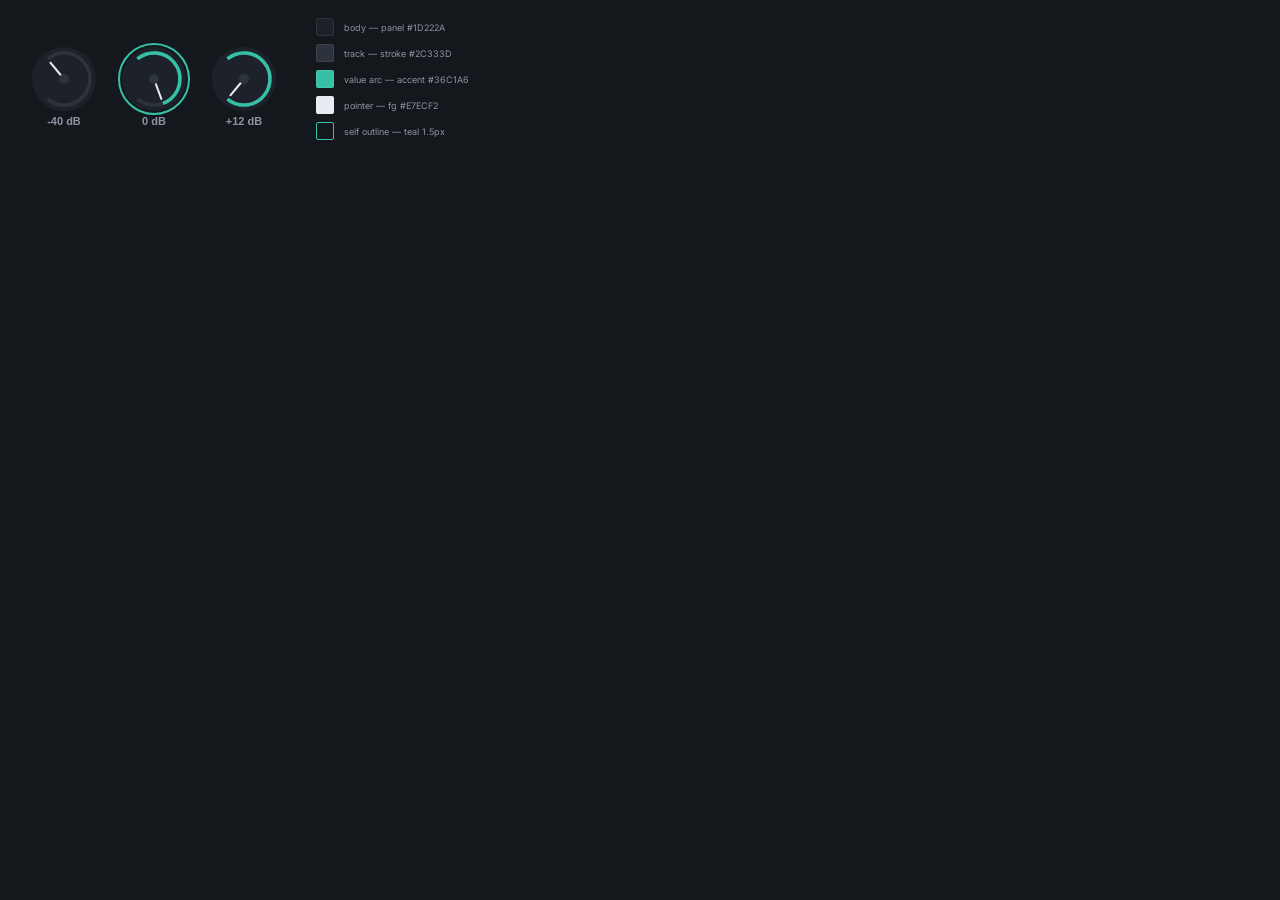
<file: design-system/preview/comp-rotary-knob.html>
<!DOCTYPE html>
<html lang="en">
<head>
<meta charset="utf-8">
<link rel="stylesheet" href="../colors_and_type.css">
<style>
  html,body{margin:0;background:var(--bg);font-family:var(--font-sans);}
  .wrap{padding:18px 24px;display:flex;gap:32px;align-items:center;}
  canvas{display:block;}
  .spec{display:flex;flex-direction:column;gap:8px;}
  .row{display:flex;align-items:center;gap:10px;}
  .swatch{width:16px;height:16px;border-radius:2px;border:1px solid rgba(255,255,255,.08);}
  .st{font:var(--t-readout);color:var(--fg-dim);}
</style>
</head>
<body>
<div class="wrap">
  <canvas id="knobs" width="260" height="100"></canvas>
  <div class="spec">
    <div class="row"><div class="swatch" style="background:#1d222a"></div><div class="st">body — panel #1D222A</div></div>
    <div class="row"><div class="swatch" style="background:#2c333d"></div><div class="st">track — stroke #2C333D</div></div>
    <div class="row"><div class="swatch" style="background:#36c1a6"></div><div class="st">value arc — accent #36C1A6</div></div>
    <div class="row"><div class="swatch" style="background:#e7ecf2"></div><div class="st">pointer — fg #E7ECF2</div></div>
    <div class="row"><div class="swatch" style="background:transparent;border-color:var(--accent)"></div><div class="st">self outline — teal 1.5px</div></div>
  </div>
</div>
<script>
const c=document.getElementById('knobs'),x=c.getContext('2d');
// draw three knobs: min, mid, max (left to right)
const configs=[
  {cx:40, label:'MIN', v:-40, dbText:'-40 dB'},
  {cx:130, label:'SELF', v:0,   dbText:'0 dB', self:true},
  {cx:220, label:'MAX', v:12,  dbText:'+12 dB'},
];
const R=32, cy=50;
const START=-Math.PI*0.72, END=Math.PI*0.72;

configs.forEach(({cx,v,dbText,self})=>{
  const t=(v+40)/52; // -40..+12 dB range
  const valAngle=START+t*(END-START);

  // body circle
  x.fillStyle='#1d222a';
  x.beginPath();x.arc(cx,cy,R,0,Math.PI*2);x.fill();

  // self outline
  if(self){x.strokeStyle='#36c1a6';x.lineWidth=2;x.beginPath();x.arc(cx,cy,R+3,0,Math.PI*2);x.stroke();}

  // track arc
  x.strokeStyle='#2c333d';x.lineWidth=3.5;
  x.beginPath();x.arc(cx,cy,R-6,START,END);x.stroke();

  // value arc (teal)
  x.strokeStyle='#36c1a6';x.lineWidth=3.5;
  x.beginPath();x.arc(cx,cy,R-6,START,valAngle);x.stroke();

  // pointer
  const px=cx+Math.cos(valAngle)*(R-10);
  const py=cy+Math.sin(valAngle)*(R-10);
  x.strokeStyle='#e7ecf2';x.lineWidth=2;
  x.beginPath();x.moveTo(cx,cy);x.lineTo(px,py);x.stroke();

  // center dot
  x.fillStyle='#2c333d';x.beginPath();x.arc(cx,cy,5,0,Math.PI*2);x.fill();

  // dB label below
  x.fillStyle='#8a94a3';x.font='700 11px Inter, sans-serif';
  x.textAlign='center';x.textBaseline='top';
  x.fillText(dbText,cx,cy+R+5);
});
</script>
</body>
</html>
</file>
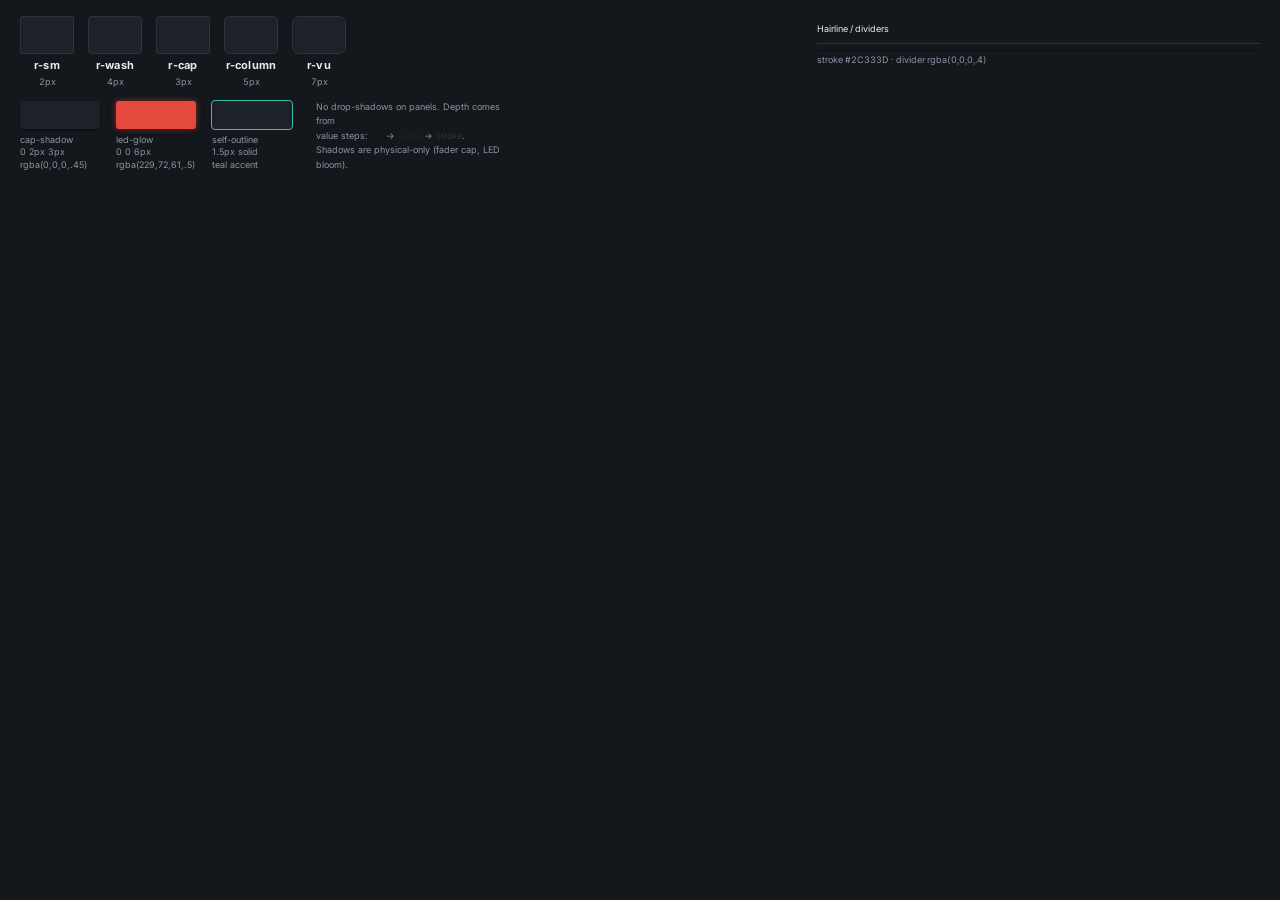
<file: design-system/preview/spacing-radii-elevation.html>
<!DOCTYPE html>
<html lang="en">
<head>
<meta charset="utf-8">
<link rel="stylesheet" href="../colors_and_type.css">
<style>
  html,body{margin:0;background:var(--bg);font-family:var(--font-sans);}
  .wrap{padding:16px 20px;display:flex;flex-direction:column;gap:14px;}
  /* radii row */
  .row{display:flex;gap:14px;align-items:flex-end;}
  .rb{display:flex;flex-direction:column;align-items:center;gap:6px;}
  .box{background:var(--panel);border:var(--hairline);width:52px;height:36px;}
  .lbl{font:var(--t-readout);color:var(--fg-dim);font-variant-numeric:tabular-nums;}
  .name{font:var(--t-label);color:var(--fg);letter-spacing:.02em;text-transform:none;}
  /* elevation / shadow row */
  .erow{display:flex;gap:16px;align-items:center;}
  .ec{display:flex;flex-direction:column;gap:5px;}
  .esamp{width:80px;height:28px;background:var(--panel);border-radius:3px;}
  .edesc{font:var(--t-readout);color:var(--fg-dim);max-width:80px;line-height:1.4;}
  /* hairline demo */
  .hl{height:1px;width:100%;background:var(--stroke);margin:2px 0;}
</style>
</head>
<body>
<div class="wrap">
  <!-- Radii -->
  <div class="row">
    <div class="rb"><div class="box" style="border-radius:var(--r-sm)"></div><div class="name">r-sm</div><div class="lbl">2px</div></div>
    <div class="rb"><div class="box" style="border-radius:var(--r-wash)"></div><div class="name">r-wash</div><div class="lbl">4px</div></div>
    <div class="rb"><div class="box" style="border-radius:var(--r-cap)"></div><div class="name">r-cap</div><div class="lbl">3px</div></div>
    <div class="rb"><div class="box" style="border-radius:var(--r-column)"></div><div class="name">r-column</div><div class="lbl">5px</div></div>
    <div class="rb"><div class="box" style="border-radius:var(--r-vu)"></div><div class="name">r-vu</div><div class="lbl">7px</div></div>
    <div style="flex:1"></div>
    <!-- hairline demo -->
    <div style="flex:1;display:flex;flex-direction:column;gap:4px;justify-content:flex-end;padding-bottom:22px;">
      <div class="lbl" style="color:var(--fg);margin-bottom:4px">Hairline / dividers</div>
      <div class="hl"></div>
      <div style="height:1px;width:100%;background:var(--divider)"></div>
      <div class="lbl">stroke #2C333D · divider rgba(0,0,0,.4)</div>
    </div>
  </div>
  <!-- Elevation / shadows -->
  <div class="erow">
    <div class="ec">
      <div class="esamp" style="box-shadow:var(--cap-shadow)"></div>
      <div class="edesc">cap-shadow<br>0 2px 3px<br>rgba(0,0,0,.45)</div>
    </div>
    <div class="ec">
      <div class="esamp" style="box-shadow:var(--led-glow);background:var(--vu-led-on)"></div>
      <div class="edesc">led-glow<br>0 0 6px<br>rgba(229,72,61,.5)</div>
    </div>
    <div class="ec">
      <div class="esamp" style="outline:1.5px solid var(--accent)"></div>
      <div class="edesc">self-outline<br>1.5px solid<br>teal accent</div>
    </div>
    <div class="ec" style="margin-left:8px;">
      <div style="font:var(--t-readout);color:var(--fg-dim);line-height:1.6;max-width:200px">
        No drop-shadows on panels. Depth comes from<br>
        value steps: <span style="color:var(--bg)">bg</span> → <span style="color:var(--panel)">panel</span> → <span style="color:var(--stroke)">stroke</span>.<br>
        Shadows are physical-only (fader cap, LED bloom).
      </div>
    </div>
  </div>
</div>
</body>
</html>
</file>
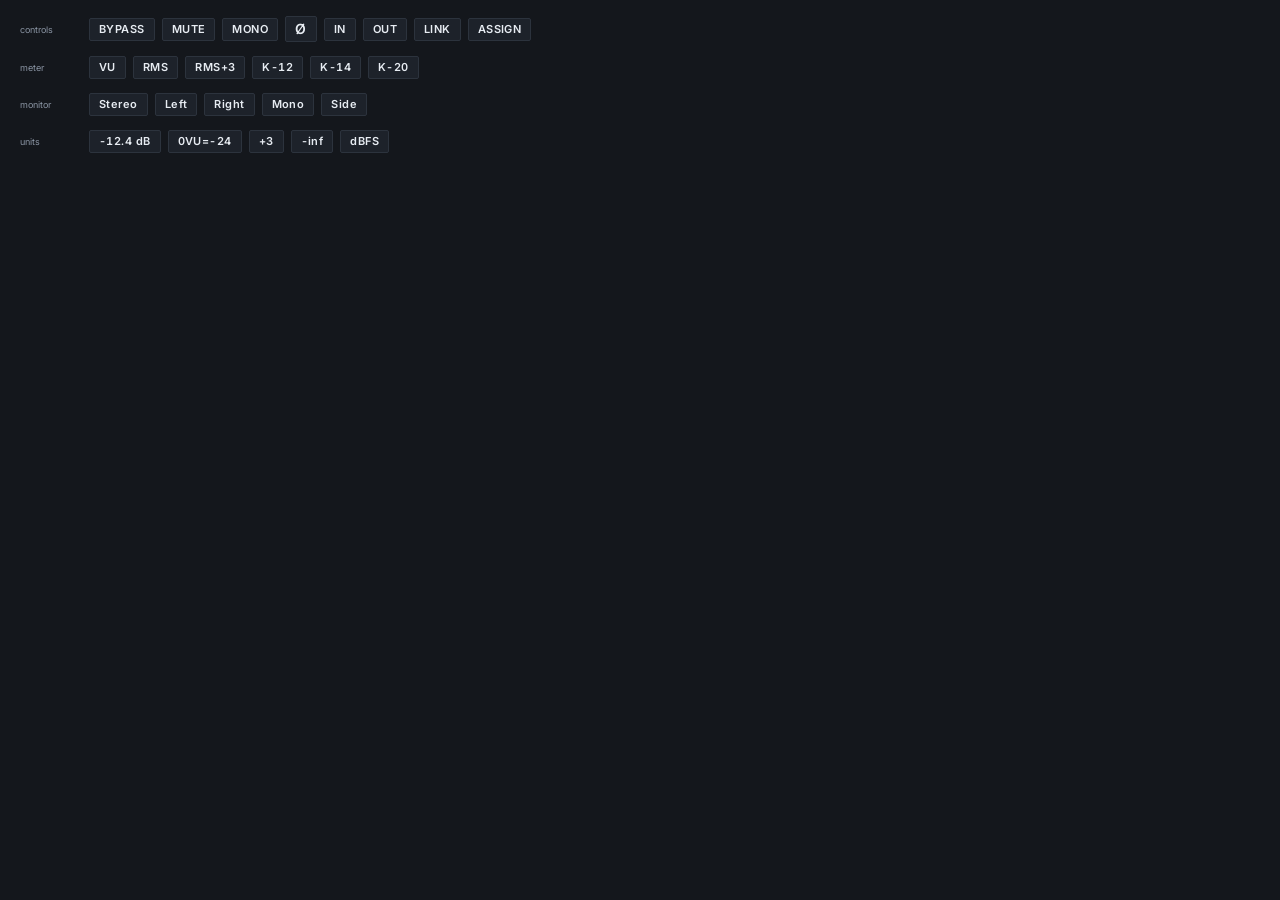
<file: design-system/preview/type-copy-tokens.html>
<!DOCTYPE html>
<html lang="en">
<head>
<meta charset="utf-8">
<link rel="stylesheet" href="../colors_and_type.css">
<style>
  html,body{margin:0;background:var(--bg);font-family:var(--font-sans);}
  .wrap{padding:16px 20px;display:flex;flex-direction:column;gap:14px;}
  .grp{display:flex;flex-wrap:wrap;gap:7px;align-items:center;}
  .glab{font:var(--t-readout);color:var(--fg-dim);width:62px;flex-shrink:0;}
  .tok{font:600 11px/1 var(--font-num);letter-spacing:.04em;color:var(--fg);background:var(--panel);border:var(--hairline);border-radius:var(--r-sm);padding:5px 9px;font-variant-numeric:tabular-nums;}
  .tok.sym{font-size:14px;}
</style>
</head>
<body>
<div class="wrap">
  <div class="grp"><div class="glab">controls</div>
    <span class="tok">BYPASS</span><span class="tok">MUTE</span><span class="tok">MONO</span><span class="tok sym">Ø</span><span class="tok">IN</span><span class="tok">OUT</span><span class="tok">LINK</span><span class="tok">ASSIGN</span>
  </div>
  <div class="grp"><div class="glab">meter</div>
    <span class="tok">VU</span><span class="tok">RMS</span><span class="tok">RMS+3</span><span class="tok">K-12</span><span class="tok">K-14</span><span class="tok">K-20</span>
  </div>
  <div class="grp"><div class="glab">monitor</div>
    <span class="tok">Stereo</span><span class="tok">Left</span><span class="tok">Right</span><span class="tok">Mono</span><span class="tok">Side</span>
  </div>
  <div class="grp"><div class="glab">units</div>
    <span class="tok">-12.4 dB</span><span class="tok">0VU=-24</span><span class="tok">+3</span><span class="tok">-inf</span><span class="tok">dBFS</span>
  </div>
</div>
</body>
</html>
</file>
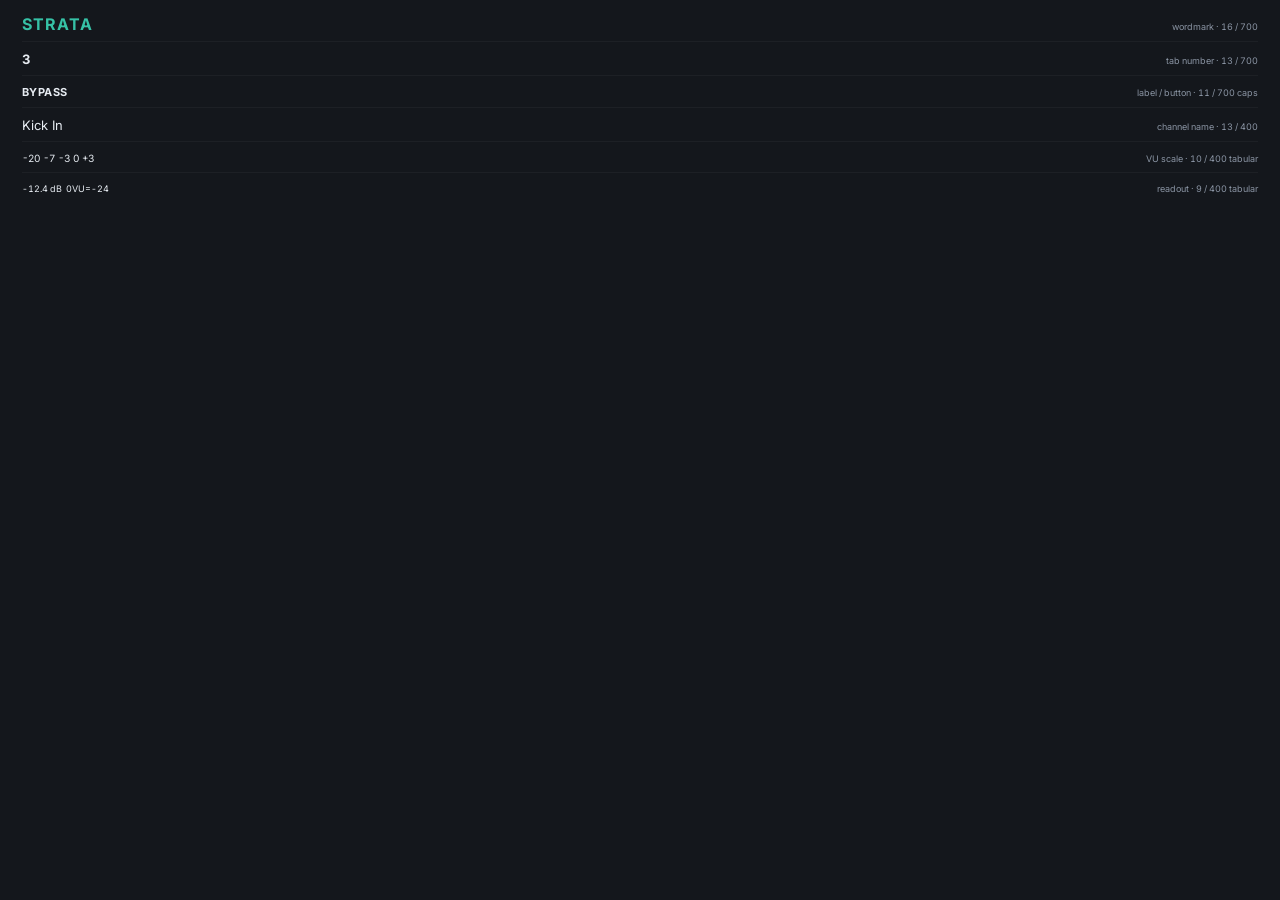
<file: design-system/preview/type-ramp.html>
<!DOCTYPE html>
<html lang="en">
<head>
<meta charset="utf-8">
<link rel="stylesheet" href="../colors_and_type.css">
<style>
  html,body{margin:0;background:var(--bg);font-family:var(--font-sans);}
  .wrap{padding:16px 22px;display:flex;flex-direction:column;gap:11px;}
  .r{display:flex;align-items:baseline;gap:14px;border-bottom:1px solid rgba(255,255,255,.04);padding-bottom:9px;}
  .r:last-child{border:0;}
  .samp{color:var(--fg);}
  .meta{margin-left:auto;font:var(--t-readout);color:var(--fg-dim);font-variant-numeric:tabular-nums;}
</style>
</head>
<body>
<div class="wrap">
  <div class="r"><div class="samp" style="font:700 16px/1 var(--font-sans);letter-spacing:.06em;color:var(--accent)">STRATA</div><div class="meta">wordmark · 16 / 700</div></div>
  <div class="r"><div class="samp" style="font:700 13px/1 var(--font-sans)">3</div><div class="meta">tab number · 13 / 700</div></div>
  <div class="r"><div class="samp" style="font:700 11px/1 var(--font-sans);letter-spacing:.04em">BYPASS</div><div class="meta">label / button · 11 / 700 caps</div></div>
  <div class="r"><div class="samp" style="font:400 13px/1 var(--font-sans)">Kick In</div><div class="meta">channel name · 13 / 400</div></div>
  <div class="r"><div class="samp" style="font:400 10px/1 var(--font-num);font-variant-numeric:tabular-nums">-20 -7 -3 0 +3</div><div class="meta">VU scale · 10 / 400 tabular</div></div>
  <div class="r"><div class="samp" style="font:400 9px/1 var(--font-num);font-variant-numeric:tabular-nums">-12.4 dB&nbsp;&nbsp;0VU=-24</div><div class="meta">readout · 9 / 400 tabular</div></div>
</div>
</body>
</html>
</file>
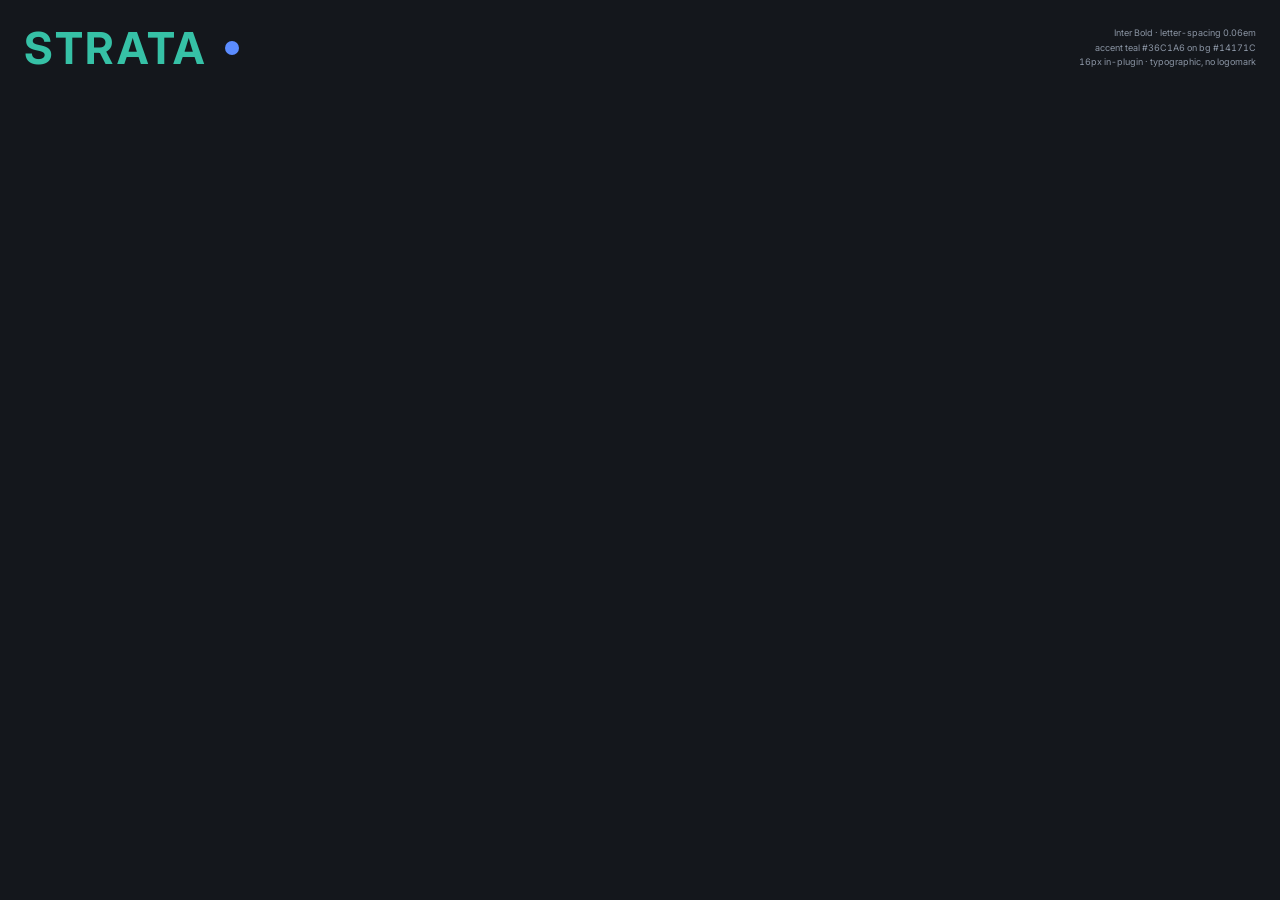
<file: design-system/preview/type-wordmark.html>
<!DOCTYPE html>
<html lang="en">
<head>
<meta charset="utf-8">
<link rel="stylesheet" href="../colors_and_type.css">
<style>
  html,body{margin:0;background:var(--bg);font-family:var(--font-sans);}
  .wrap{padding:26px 24px;display:flex;align-items:center;gap:18px;}
  .mark{font:700 44px/1 var(--font-sans);color:var(--accent);letter-spacing:.06em;}
  .dot{width:14px;height:14px;border-radius:50%;background:var(--bucket-1);}
  .spec{margin-left:auto;text-align:right;}
  .spec div{font:var(--t-readout);color:var(--fg-dim);line-height:1.6;font-variant-numeric:tabular-nums;}
</style>
</head>
<body>
<div class="wrap">
  <div class="mark">STRATA</div>
  <div class="dot" title="active group dot"></div>
  <div class="spec">
    <div>Inter Bold · letter-spacing 0.06em</div>
    <div>accent teal #36C1A6 on bg #14171C</div>
    <div>16px in-plugin · typographic, no logomark</div>
  </div>
</div>
</body>
</html>
</file>
<file: design-system/colors_and_type.css>
/* ============================================================================
   STRATA — Design Tokens
   Source of truth: usimeon/STRATA  ->  Source/ui/LookAndFeel.h (Theme),
   Source/ui/VuMeter.h (Face), Source/ui/ChannelView.h (health wash + bucket),
   Source/link/InstanceRegistry.cpp (bucket palette).

   STRATA is a dark, stage-readable VST3/AU channel-strip plugin built on JUCE 8.
   The UI is "High contrast, large hit targets, no gloss." Everything is small —
   this is a plugin window (default 360x520), not a web page. Scale type/spacing
   accordingly when building plugin-faithful mockups.
   ========================================================================== */

@import url('https://fonts.googleapis.com/css2?family=Inter:wght@400;500;600;700&display=swap');

:root {
  /* ---- Core theme (Source/ui/LookAndFeel.h :: Theme) ---------------------- */
  --bg:        #14171c;  /* window background */
  --panel:     #1d222a;  /* raised panel / name field / active tab */
  --stroke:    #2c333d;  /* hairline borders, knob track */
  --fg:        #e7ecf2;  /* primary text */
  --fg-dim:    #8a94a3;  /* secondary text, inactive labels, grip dots */
  --accent:    #36c1a6;  /* teal — brand accent, knob value arc, "self" highlight */
  --link:      #5b8cff;  /* blue — linked / channel-view-active state */
  --warn:      #e2b341;  /* amber — bypass on, "hot" warning */
  --clip:      #e5484d;  /* red — mute on, clip / over */
  --vu-needle: #f2e9d8;  /* warm off-white (legacy needle reference) */

  /* ---- Analog VU face (Source/ui/VuMeter.h :: Face) ----------------------- */
  --vu-bezel:    #0d0d0f;  /* near-black bezel around the dial */
  --vu-cream-hi: #f3ecd9;  /* dial face gradient top */
  --vu-cream-lo: #d8cdb0;  /* dial face gradient bottom */
  --vu-ink:      #2c2822;  /* scale arc, ticks, numbers, needle hub */
  --vu-ink-dim:  #6b6354;  /* type label, faint marks */
  --vu-red:      #b23a2c;  /* red zone arc + over ticks (0..+3 VU) */
  --vu-needle-k: #1b1814;  /* the moving needle (near black) */
  --vu-hold:     #e08a1e;  /* orange peak-hold needle */
  --vu-led-off:  #3a2420;  /* clip LED, idle */
  --vu-led-on:   #e5483d;  /* clip LED, latched over */

  /* ---- Gain-staging health wash (ChannelView Column::healthColour) -------- */
  /* Volunteer aid: fader background tints by output level (peak-held). */
  --health-red:   #e5484d;  /* >= 0 dBFS   : clipping / too hot   */
  --health-amber: #e2b341;  /* -3..0 dBFS  : hot, watch it        */
  --health-green: #3fb86b;  /* -9..-3 dBFS : healthy gain stage   */
  --health-blue:  #4178d6;  /* -24..-9 dBFS: a bit low            */
  --health-grey:  #5b5f6b;  /* below -24   : little / no signal   */

  /* ---- Bucket palette — 8 stage-readable hues (InstanceRegistry) --------- */
  --bucket-0: #8a94a3;  /* No Group / neutral grey */
  --bucket-1: #5b8cff;  /* blue   */
  --bucket-2: #36c1a6;  /* teal   */
  --bucket-3: #e2b341;  /* amber  */
  --bucket-4: #e5684d;  /* red-orange */
  --bucket-5: #a56bff;  /* purple */
  --bucket-6: #4db6e5;  /* cyan   */
  --bucket-7: #8bc34a;  /* green  */
  --bucket-8: #ff8a65;  /* coral  */

  /* ---- Brushed-aluminium fader cap (LookAndFeel.h drawMetalCap) ---------- */
  --metal-0: #e7e7ea;  /* cap top    (0.00) */
  --metal-1: #d2d2d6;  /* 0.10 */
  --metal-2: #b6b6bc;  /* 0.48 */
  --metal-3: #9fa0a6;  /* 0.52 (center index break) */
  --metal-4: #8b8b91;  /* 0.90 */
  --metal-5: #7e7e85;  /* cap bottom (1.00) */
  --metal-groove: #3c3c40; /* central index slot */

  /* ---- Typography -------------------------------------------------------- */
  /* JUCE: setDefaultSansSerifTypefaceName("Inter"). One family, weights only. */
  --font-sans: 'Inter', -apple-system, BlinkMacSystemFont, 'Segoe UI', sans-serif;
  --font-num:  'Inter', ui-monospace, sans-serif; /* meter readouts: tabular figures */

  /* Plugin-scale type ramp (px = on-screen size in the real plugin) */
  --t-wordmark: 700 16px/1 var(--font-sans);  /* "STRATA" brand mark, teal */
  --t-tab-num:  700 13px/1 var(--font-sans);  /* bucket tab number */
  --t-label:    700 11px/1 var(--font-sans);  /* meter-type label, button caps */
  --t-name:     400 13px/1.2 var(--font-sans);/* channel name field */
  --t-tab-name: 400 10.5px/1.2 var(--font-sans);
  --t-scale:    400 10px/1 var(--font-num);   /* VU scale numbers */
  --t-readout:  400 9px/1 var(--font-num);    /* dB readouts, fader marks */

  /* ---- Radii (from the JUCE fillRoundedRectangle calls) ------------------ */
  --r-vu:      7px;  /* VU bezel (4px compact) */
  --r-column:  5px;  /* channel column card */
  --r-cap:     3px;  /* fader cap, swatches, tabs accent */
  --r-wash:    4px;  /* health wash behind fader */
  --r-sm:      2px;  /* peak bar, tiny chips */

  /* ---- Borders & elevation ---------------------------------------------- */
  --hairline: 1px solid var(--stroke);
  --divider:  rgba(0,0,0,0.4);            /* tab/column dividers */
  --cap-shadow: 0 2px 3px rgba(0,0,0,0.45);    /* fader cap drop shadow */
  --led-glow:  0 0 6px rgba(229,72,61,0.5);    /* clip LED bloom when over */
}

/* ---- Semantic element styles (plugin-faithful defaults) ------------------ */
.strata-surface { background: var(--bg); color: var(--fg); font-family: var(--font-sans); }
.strata-panel   { background: var(--panel); border-radius: var(--r-column); }
.strata-wordmark{ font: var(--t-wordmark); color: var(--accent); letter-spacing: 0.06em; }
.strata-label   { font: var(--t-label); color: var(--fg-dim); letter-spacing: 0.04em; text-transform: uppercase; }
.strata-readout { font: var(--t-readout); color: var(--fg); font-variant-numeric: tabular-nums; }

/* Toggle buttons: off = panel + hairline; on = state color fill.
   ON colors per surface: BYPASS->warn, MUTE->clip, CH VIEW/LINK->link,
   IN/OUT->warn, generic toggle->accent. */
.strata-btn {
  font: var(--t-label); letter-spacing: 0.04em; text-transform: uppercase;
  color: var(--fg); background: var(--panel);
  border: var(--hairline); border-radius: var(--r-cap);
  padding: 6px 10px; cursor: pointer; transition: background 90ms ease, color 90ms ease;
}
.strata-btn:hover    { background: #232a33; }
.strata-btn--on      { color: #11140f; background: var(--accent); border-color: transparent; }
.strata-btn--bypass  { color: #1a160a; background: var(--warn); border-color: transparent; }
.strata-btn--mute    { color: #fff; background: var(--clip); border-color: transparent; }
.strata-btn--link    { color: #fff; background: var(--link); border-color: transparent; }
</file>
